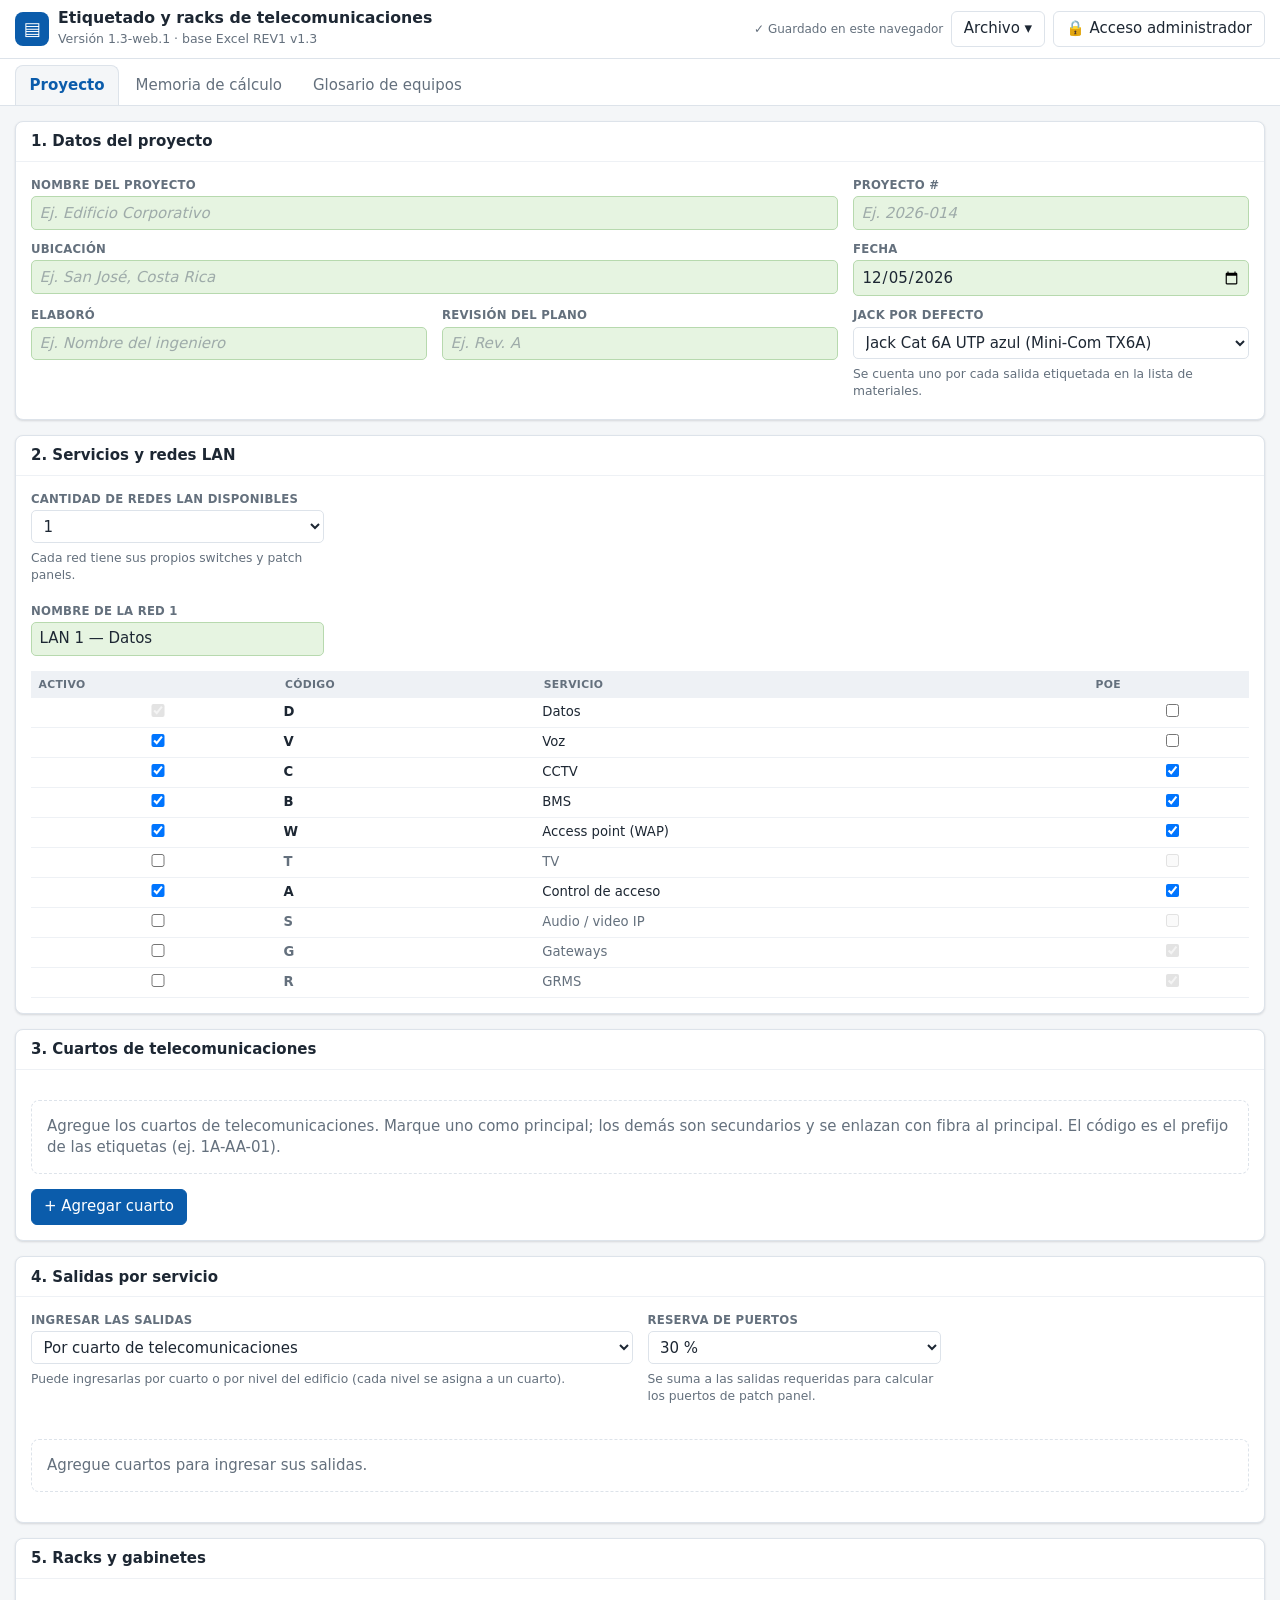
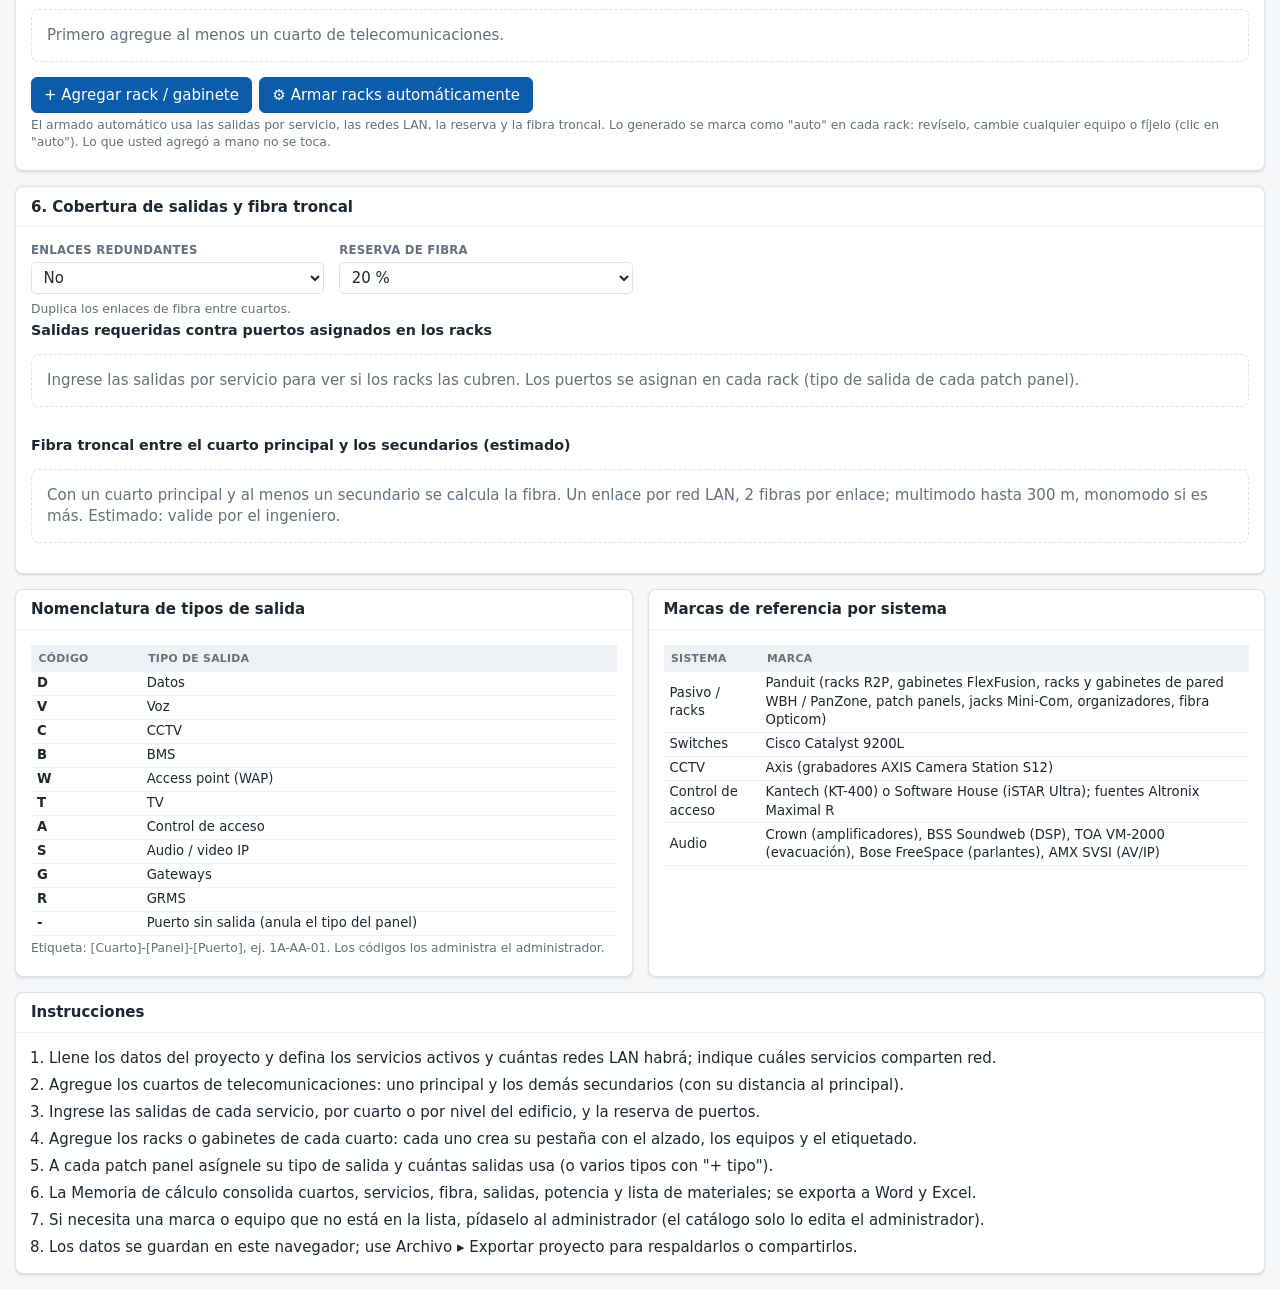
<file: index.html>
<!doctype html>
<html lang="es">
<head>
  <meta charset="utf-8">
  <meta name="viewport" content="width=device-width, initial-scale=1">
  <title>Etiquetado y racks de telecomunicaciones</title>
  <meta name="description" content="Herramienta para etiquetado de salidas, elevación de racks, tramos de canalización y memoria de cálculo de telecomunicaciones.">
  <link rel="stylesheet" href="css/styles.css?v=20261008g">
</head>
<body>
  <header class="app-head">
    <div class="brand">
      <span class="logo" aria-hidden="true">▤</span>
      <div><h1>Etiquetado y racks de telecomunicaciones</h1><small id="ver"></small></div>
    </div>
    <div id="actions" class="actions"></div>
  </header>
  <nav id="tabs" class="tabs no-print" role="tablist" aria-label="Secciones"></nav>
  <main id="view" class="view"></main>
  <div id="modal-root"></div>
  <div id="toast-root" aria-live="polite"></div>

  <noscript><p style="padding:2rem">Esta herramienta necesita JavaScript.</p></noscript>

  <!-- Orden importa: datos → utilidades → lógica → interfaz -->
  <script src="js/data/seed.js?v=20261008g"></script>
  <script src="js/config.js?v=20261008g"></script>
  <script src="js/util.js?v=20261008g"></script>
  <script src="js/calc.js?v=20261008g"></script>
  <script src="js/store.js?v=20261008g"></script>
  <script src="js/auth.js?v=20261008g"></script>
  <script src="js/ui.js?v=20261008g"></script>
  <script src="js/ui-project.js?v=20261008g"></script>
  <script src="js/ui-room.js?v=20261008g"></script>
  <script src="js/armado.js?v=20261008g"></script>
  <script src="js/diagrama.js?v=20261008g"></script>
  <script src="js/export-word.js?v=20261008g"></script>
  <script src="js/export-excel.js?v=20261008g"></script>
  <script src="js/ui-memoria.js?v=20261008g"></script>
  <script src="js/ui-glosario.js?v=20261008g"></script>
  <script src="js/ui-admin.js?v=20261008g"></script>
  <script src="js/app.js?v=20261008g"></script>
  <script>document.getElementById('ver').textContent = 'Versión ' + window.CONFIG.APP_VERSION + ' · base Excel REV1 v1.3';</script>
</body>
</html>
</file>
<file: css/styles.css>
:root {
  --bg: #f4f6f8; --surface: #fff; --ink: #1d2733; --muted: #64707d; --line: #dde3ea; --line-2: #eef1f5;
  --brand: #0b5cab; --brand-ink: #fff; --brand-soft: #e6f0fa; --accent: #00a36c;
  --ok: #1b7f4b; --ok-bg: #e5f5ec; --bad: #b42318; --bad-bg: #fdecea; --warn: #8a5a00; --warn-bg: #fff4d6;
  --input: #e6f4e1; --shadow: 0 1px 2px rgba(16,24,40,.06), 0 1px 3px rgba(16,24,40,.08);
  --radius: 8px; --rU: 20px;
}
@media (prefers-color-scheme: dark) {
  :root:not([data-theme="light"]) {
    --bg: #12171d; --surface: #1a2129; --ink: #e6ebf0; --muted: #9aa7b4; --line: #2c3641; --line-2: #232c36;
    --brand: #5aa7ee; --brand-ink: #0a1a2a; --brand-soft: #1b2b3d; --ok: #5fd096; --ok-bg: #17301f; --bad: #ff8a80; --bad-bg: #3a1c1a; --warn: #f3c969; --warn-bg: #33290f;
    --input: #1c3023; --shadow: none;
  }
}
* { box-sizing: border-box; }
html { font-size: 15px; }
body { margin: 0; background: var(--bg); color: var(--ink); font-family: system-ui, -apple-system, "Segoe UI", Roboto, Arial, sans-serif; line-height: 1.4; }
h1, h2, h3, h4 { margin: 0; line-height: 1.2; }
h2 { font-size: 1.35rem; } h3 { font-size: 1rem; } h4 { font-size: .95rem; }
.muted { color: var(--muted); } .strong { font-weight: 600; } .grow { flex: 1; }
.hint { color: var(--muted); font-size: .82rem; margin: .25rem 0; display: block; }
.err { color: var(--bad); }
.empty { color: var(--muted); padding: 1rem; background: var(--surface); border: 1px dashed var(--line); border-radius: var(--radius); }

/* ---------- Encabezado y pestañas ---------- */
.app-head { display: flex; align-items: center; justify-content: space-between; gap: 1rem; padding: .6rem 1rem; background: var(--surface); border-bottom: 1px solid var(--line); flex-wrap: wrap; }
.brand { display: flex; align-items: center; gap: .6rem; }
.brand h1 { font-size: 1.05rem; } .brand small { color: var(--muted); }
.logo { display: grid; place-items: center; width: 34px; height: 34px; border-radius: 8px; background: var(--brand); color: var(--brand-ink); font-size: 1.2rem; }
.actions { display: flex; align-items: center; gap: .5rem; flex-wrap: wrap; }
.save-status { font-size: .8rem; color: var(--muted); } .save-status.error { color: var(--bad); }
.tabs { display: flex; gap: 2px; padding: .5rem 1rem 0; background: var(--surface); border-bottom: 1px solid var(--line); overflow-x: auto; position: sticky; top: 0; z-index: 20; }
.tab { padding: .55rem .9rem; border: 1px solid transparent; border-bottom: 0; border-radius: var(--radius) var(--radius) 0 0; color: var(--muted); text-decoration: none; white-space: nowrap; font-weight: 500; }
.tab:hover { background: var(--line-2); color: var(--ink); }
.tab.active { background: var(--bg); border-color: var(--line); color: var(--brand); font-weight: 650; box-shadow: 0 2px 0 var(--bg); margin-bottom: -1px; }
.tab.level::before { content: "▤ "; opacity: .55; }
.tab.admin { margin-left: auto; color: var(--warn); }
.view { padding: 1rem; max-width: 1500px; margin: 0 auto; }

/* ---------- Botones y formularios ---------- */
.btn, summary.btn { appearance: none; display: inline-flex; align-items: center; gap: .35rem; padding: .45rem .8rem; border-radius: 6px; border: 1px solid var(--line); background: var(--surface); color: var(--ink); font: inherit; cursor: pointer; list-style: none; }
.btn:hover { background: var(--line-2); } .btn:focus-visible, .icon-btn:focus-visible, a.tab:focus-visible { outline: 2px solid var(--brand); outline-offset: 1px; }
.btn.primary { background: var(--brand); border-color: var(--brand); color: var(--brand-ink); } .btn.primary:hover { filter: brightness(1.08); }
.btn.danger { color: var(--bad); border-color: var(--bad); } .btn.small { padding: .25rem .6rem; font-size: .85rem; } .btn.ghost { background: transparent; }
.btn.admin-on { background: var(--warn-bg); color: var(--warn); border-color: var(--warn); }
summary::-webkit-details-marker { display: none; }
.icon-btn { appearance: none; border: 1px solid transparent; background: transparent; color: var(--muted); cursor: pointer; border-radius: 4px; width: 26px; height: 26px; font-size: .8rem; padding: 0; }
.icon-btn:hover { background: var(--line-2); color: var(--ink); } .icon-btn.danger:hover { background: var(--bad-bg); color: var(--bad); }
input, select, textarea { font: inherit; color: var(--ink); background: var(--surface); border: 1px solid var(--line); border-radius: 5px; padding: .35rem .5rem; width: 100%; min-width: 0; }
input:not([type=checkbox]):not([type=color]):not([type=file]), textarea { background: var(--input); }
select { background: var(--surface); }
input:focus, select:focus, textarea:focus { outline: 2px solid var(--brand); outline-offset: -1px; border-color: transparent; }
input:disabled, select:disabled { background: var(--line-2); opacity: .6; cursor: not-allowed; }
input[type=color] { padding: 0; height: 28px; width: 44px; }
.field { display: flex; flex-direction: column; gap: .2rem; min-width: 0; }
.field-l { font-size: .78rem; color: var(--muted); font-weight: 600; text-transform: uppercase; letter-spacing: .02em; }
.w-code { width: 6.5rem; } .w-num { width: 5rem; text-align: right; } .w-tipo { width: 6.2rem; }
.toolbar { display: flex; gap: .5rem; align-items: center; flex-wrap: wrap; margin-top: .75rem; }
.toolbar select, .toolbar input[type=search] { width: auto; min-width: 12rem; } .toolbar input[type=number] { width: 4.5rem; }

/* ---------- Layout ---------- */
.stack { display: flex; flex-direction: column; gap: 1rem; }
.grid { display: grid; gap: .75rem 1rem; } .cols-2 { grid-template-columns: repeat(2, minmax(0, 1fr)); } .cols-3 { grid-template-columns: repeat(3, minmax(0, 1fr)); } .cols-4 { grid-template-columns: repeat(4, minmax(0, 1fr)); }
.span-2 { grid-column: span 2; } .span-3 { grid-column: span 3; }
.card { background: var(--surface); border: 1px solid var(--line); border-radius: var(--radius); box-shadow: var(--shadow); min-width: 0; }
.card-h { display: flex; align-items: center; justify-content: space-between; padding: .7rem 1rem; border-bottom: 1px solid var(--line-2); }
.card-b { padding: 1rem; }
.rack-layout { display: grid; grid-template-columns: minmax(0, 1fr) 360px; gap: 1rem; align-items: start; }
.sticky { position: sticky; top: 52px; }
.room-head, .memo-head { display: flex; align-items: flex-start; justify-content: space-between; gap: 1rem; flex-wrap: wrap; }
.code { color: var(--brand); }
.kpis { display: flex; gap: .5rem; flex-wrap: wrap; }
.kpi { background: var(--surface); border: 1px solid var(--line); border-radius: var(--radius); padding: .35rem .7rem; min-width: 7rem; }
.kpi span { display: block; font-size: .7rem; color: var(--muted); text-transform: uppercase; letter-spacing: .03em; } .kpi b { font-size: 1.05rem; }
.kpi.bad { background: var(--bad-bg); border-color: var(--bad); } .kpi.bad b { color: var(--bad); }
.subtabs { display: flex; gap: .25rem; border-bottom: 1px solid var(--line); }
.subtabs button { appearance: none; background: none; border: 0; border-bottom: 3px solid transparent; padding: .55rem .9rem; font: inherit; color: var(--muted); cursor: pointer; }
.subtabs button[aria-selected=true] { color: var(--brand); border-bottom-color: var(--brand); font-weight: 650; }
.status { margin: .6rem 0 0; padding: .45rem .7rem; border-radius: 6px; font-weight: 600; } .status.ok { background: var(--ok-bg); color: var(--ok); } .status.bad { background: var(--bad-bg); color: var(--bad); }
.steps { margin: 0; padding-left: 1.2rem; display: flex; flex-direction: column; gap: .4rem; }
.memo-head dl { display: grid; grid-template-columns: auto 1fr auto 1fr; gap: .15rem 1rem; margin: 0; } .memo-head dt { color: var(--muted); font-size: .8rem; } .memo-head dd { margin: 0; font-weight: 600; }

/* ---------- Tablas ---------- */
.table-wrap { overflow-x: auto; } .table-wrap.tall { max-height: 62vh; overflow: auto; }
.tbl { border-collapse: collapse; width: 100%; font-size: .88rem; }
.tbl th { text-align: left; font-size: .72rem; text-transform: uppercase; letter-spacing: .03em; color: var(--muted); background: var(--line-2); padding: .4rem .5rem; position: sticky; top: 0; z-index: 1; white-space: nowrap; }
.tbl td { padding: .25rem .4rem; border-bottom: 1px solid var(--line-2); vertical-align: middle; }
.tbl td.num, .tbl th.num { text-align: right; font-variant-numeric: tabular-nums; }
.tbl.compact td { padding: .15rem .4rem; }
.tbl tr.total td { font-weight: 700; background: var(--line-2); } .tbl tr.grp td { font-weight: 700; background: var(--brand-soft); color: var(--brand); }
.tbl tr.over td { background: var(--bad-bg); } .tbl tr.dim td { color: var(--muted); }
.tbl.eq td.c-eq { min-width: 16rem; } .tbl.eq select { min-width: 14rem; }
.tbl.eq td input.w-num { width: 4.2rem; }
.row-actions { white-space: nowrap; text-align: right; }
.port-grid { display: grid; grid-template-columns: repeat(auto-fill, minmax(330px, 1fr)); gap: 1rem; }
.tbl.ports select { padding: .1rem .25rem; font-size: .82rem; } .tbl.ports select.adj { background: var(--warn-bg); border-color: var(--warn); }
.tbl.ports tr.noout td { color: var(--muted); }

/* ---------- Vista del rack ---------- */
.elev { --ru: 20px; display: grid; grid-template-columns: 30px 28px minmax(0, 1fr) 28px 30px; font-size: .72rem; }
.elev-n { display: flex; align-items: center; justify-content: center; color: var(--muted); border-bottom: 1px solid var(--line-2); font-variant-numeric: tabular-nums; }
.elev-nums:last-child .elev-n { }
.elev-rack { border: 2px solid #3b4652; border-radius: 3px; background: repeating-linear-gradient(var(--surface), var(--surface) calc(var(--ru) - 1px), var(--line-2) var(--ru)); }
.elev-b { border-bottom: 1px solid rgba(0,0,0,.25); display: flex; align-items: center; padding: 0 .4rem; overflow: hidden; color: #111; }
.elev-b span { white-space: nowrap; overflow: hidden; text-overflow: ellipsis; }
.elev-b.libre { background: #fff !important; border-bottom: 1px dashed #aaa; color: #888; } .elev-b.empty { background: transparent; border-bottom: 1px solid var(--line-2); }
.elev-b.ups, .elev-b.equipo[style*="2F75B5"] { color: #111; }
.elev-org { background: transparent; } .elev-org.on { background: #8EA9DB; border-left: 1px solid #3b4652; border-right: 1px solid #3b4652; writing-mode: vertical-rl; text-align: center; display: flex; align-items: center; justify-content: center; color: #12233f; font-size: .66rem; font-weight: 600; letter-spacing: .02em; overflow: hidden; }
.legend { display: flex; flex-wrap: wrap; gap: .3rem .8rem; margin-top: .75rem; font-size: .75rem; color: var(--muted); } .legend i { display: inline-block; width: 11px; height: 11px; border: 1px solid rgba(0,0,0,.3); margin-right: .25rem; vertical-align: -1px; }

/* ---------- Modal y avisos ---------- */
.modal-back { position: fixed; inset: 0; background: rgba(10,18,28,.5); display: grid; place-items: center; z-index: 100; padding: 1rem; }
.modal { background: var(--surface); border-radius: 10px; width: min(520px, 100%); max-height: 92vh; display: flex; flex-direction: column; box-shadow: 0 20px 50px rgba(0,0,0,.35); } .modal.wide { width: min(820px, 100%); }
.modal-h, .modal-f { display: flex; align-items: center; justify-content: space-between; padding: .8rem 1rem; gap: .5rem; } .modal-h { border-bottom: 1px solid var(--line); } .modal-f { border-top: 1px solid var(--line); justify-content: flex-end; }
.modal-b { padding: 1rem; overflow: auto; }
#toast-root { position: fixed; bottom: 1rem; right: 1rem; display: flex; flex-direction: column; gap: .5rem; z-index: 200; }
.toast { background: #1d2733; color: #fff; padding: .6rem .9rem; border-radius: 6px; box-shadow: var(--shadow); transition: opacity .4s; } .toast.warn { background: #8a5a00; } .toast.out { opacity: 0; }
.menu { position: relative; } .menu-list { position: absolute; right: 0; top: calc(100% + 4px); background: var(--surface); border: 1px solid var(--line); border-radius: 8px; box-shadow: 0 8px 24px rgba(0,0,0,.18); min-width: 15rem; z-index: 50; display: flex; flex-direction: column; padding: .25rem; }
.menu-list button { text-align: left; appearance: none; background: none; border: 0; padding: .5rem .7rem; border-radius: 5px; font: inherit; color: var(--ink); cursor: pointer; } .menu-list button:hover { background: var(--line-2); }

/* ---------- Responsive e impresión ---------- */
/* ---------- imágenes de catálogo y glosario ---------- */
.thumb { object-fit: contain; background: #fff; border: 1px solid var(--line); border-radius: 6px; flex: none; }
.thumb.ph { display: grid; place-items: center; font-size: .6rem; font-weight: 700; color: rgba(0,0,0,.55); }
.eq-list { display: flex; flex-direction: column; gap: .35rem; }
.eq-li { display: flex; gap: .6rem; align-items: center; padding: .3rem; border: 1px solid var(--line-2); border-radius: 8px; break-inside: avoid; }
.eq-t { flex: 1; min-width: 0; font-size: .82rem; } .eq-t .muted { font-size: .74rem; } .qty { font-weight: 700; font-size: 1rem; color: var(--brand); padding-right: .3rem; }
.elev-pair { display: grid; grid-template-columns: minmax(250px, 300px) minmax(0, 1fr); gap: .8rem; align-items: start; }
.img-pick { display: grid; grid-template-columns: 150px 1fr; gap: .8rem; align-items: start; } .img-prev { width: 150px; height: 120px; border: 1px dashed var(--line); border-radius: 8px; display: grid; place-items: center; background: #fff; overflow: hidden; } .img-prev img { max-width: 100%; max-height: 100%; object-fit: contain; }
.diag { overflow-x: auto; } .diag svg { max-width: 100%; height: auto; display: block; margin: 0 auto; } .card:has(.diag) { break-inside: avoid; }
.gl-cat { display: grid; grid-template-columns: minmax(0, 1fr) minmax(220px, 40%); gap: 1rem; } .gl-cat h3 { font-size: 1.15rem; color: var(--brand); margin-bottom: .3rem; } .gl-cat p { margin: .3rem 0; text-align: justify; }
.gl-imgs { display: flex; flex-wrap: wrap; gap: .5rem; align-content: flex-start; justify-content: center; } .gl-imgs img { max-width: 48%; max-height: 150px; object-fit: contain; border-radius: 6px; border: 1px solid var(--line-2); background: #fff; }
.gl-items { display: grid; grid-template-columns: repeat(auto-fill, minmax(280px, 1fr)); gap: .5rem; margin-top: .8rem; }
.gl-it { display: flex; gap: .6rem; padding: .4rem; border: 1px solid var(--line-2); border-radius: 8px; font-size: .82rem; } .gl-it .muted { font-size: .74rem; }
@media (max-width: 1100px) { .rack-layout { grid-template-columns: 1fr; } .sticky { position: static; } .cols-4 { grid-template-columns: repeat(2, minmax(0, 1fr)); } .cols-3 { grid-template-columns: repeat(2, minmax(0, 1fr)); } }
@media (max-width: 640px) { .elev-pair, .gl-cat, .img-pick { grid-template-columns: 1fr; } .cols-2, .cols-3, .cols-4 { grid-template-columns: 1fr; } .span-2, .span-3 { grid-column: auto; } .view { padding: .6rem; } .memo-head dl { grid-template-columns: auto 1fr; } }
@media print {
  @page { size: landscape; margin: 10mm; }
  body { background: #fff; color: #000; font-size: 10pt; }
  .no-print, .app-head .actions, .tabs, .subtabs, #toast-root, .row-actions { display: none !important; }
  .card { box-shadow: none; break-inside: avoid; } .view { padding: 0; max-width: none; }
  .rack-layout { grid-template-columns: 1fr 300px; } .sticky { position: static; }
  input, select { border: none; background: transparent !important; appearance: none; padding: 0; }
  .table-wrap, .table-wrap.tall { overflow: visible; max-height: none; }
  .tbl th { position: static; }
}
.nowrap { white-space: nowrap; } .btn.more { margin-left: .25rem; padding: .15rem .45rem; }

.print-meta, .print-txt { display: none; }
.elev-grid { display: grid; grid-template-columns: repeat(auto-fill, minmax(560px, 1fr)); gap: 1.25rem; }
.elev-item { min-width: 0; break-inside: avoid; } .elev-item h4 { margin-bottom: .1rem; } .elev-item .muted { margin: 0 0 .5rem; font-size: .82rem; }
.elev-grid .elev { --ru: 14px; font-size: .66rem; }
@media print {
  .print-meta { display: block; margin: .2rem 0 0; font-size: 9pt; color: #333; }
  .print-txt { display: inline; }
  td.c-eq select { display: none; }
  .view, .stack, .card, .card-b, .rack-layout > * { min-width: 0; max-width: 100%; }
  .card-b { padding: .4rem .5rem; } .card-h { padding: .3rem .5rem; }
  .tbl { font-size: 7.5pt; table-layout: auto; width: 100%; }
  .tbl th { white-space: normal; padding: .2rem .25rem; } .tbl td { padding: .1rem .25rem; }
  .tbl.eq { table-layout: fixed; width: 100%; } .tbl.eq th:last-child, .tbl.eq td:last-child { display: none; }
  .tbl.eq td, .tbl.eq th { overflow-wrap: anywhere; } .tbl.eq td.c-eq { min-width: 0; }
  .tbl.eq th:nth-child(1) { width: 3%; } .tbl.eq th:nth-child(2) { width: 23%; } .tbl.eq th:nth-child(3) { width: 11%; } .tbl.eq th:nth-child(4) { width: 4%; } .tbl.eq th:nth-child(5) { width: 5.5%; }
  .tbl.eq th:nth-child(6), .tbl.eq th:nth-child(7) { width: 5%; } .tbl.eq th:nth-child(8) { width: 7.5%; } .tbl.eq th:nth-child(9) { width: 7%; } .tbl.eq th:nth-child(10) { width: 6%; } .tbl.eq th:nth-child(11) { width: 6%; } .tbl.eq th:nth-child(12) { width: 17%; }
  .tbl.eq input, .tbl.eq select { width: 100%; max-width: none; min-width: 0; }
  .tbl input, .tbl select { width: auto; max-width: 100%; font-size: 7.5pt; } .w-num, .w-tipo, .w-code { width: auto; text-align: left; }
  .btn.more { display: none; }
  .rack-layout { grid-template-columns: minmax(0, 1fr) 270px; gap: .6rem; }
  .elev, .elev-grid .elev { --ru: 10.5px; font-size: 6.5pt; }
  .elev-host { break-inside: avoid; } .sticky { break-inside: avoid; }
  .grid.cols-4 { grid-template-columns: repeat(4, minmax(0, 1fr)); } .elev-grid { grid-template-columns: 1fr; } .elev-pair { grid-template-columns: 250px minmax(0, 1fr); } .eq-li { padding: .15rem; } .thumb { width: 36px !important; height: 36px !important; } .gl-cat { break-inside: avoid; }
  h2 { font-size: 14pt; } .kpi { padding: .15rem .4rem; min-width: 0; } .kpi b { font-size: 9pt; }
  .card { border-color: #bbb; }
}
.toolbar-inline { display: flex; gap: .4rem; }

/* Espacios a llenar: verde claro, vacíos y con un ejemplo tenue */
::placeholder { color: var(--muted); opacity: .55; font-style: italic; }
input:not([type=checkbox]):not([type=color]):not([type=file]):not(:disabled), textarea { border-color: #b7d9ae; }
@media (prefers-color-scheme: dark) { :root:not([data-theme="light"]) input:not([type=checkbox]):not([type=color]):not([type=file]):not(:disabled), :root:not([data-theme="light"]) textarea { border-color: #2f5a3a; } }

.auto-badge { display: block; margin: 2px auto 0; font-size: .6rem; padding: 0 4px; border-radius: 8px; border: 1px solid var(--brand); color: var(--brand); background: var(--brand-soft); cursor: pointer; line-height: 1.3; } span.auto-badge { cursor: default; }
</file>
